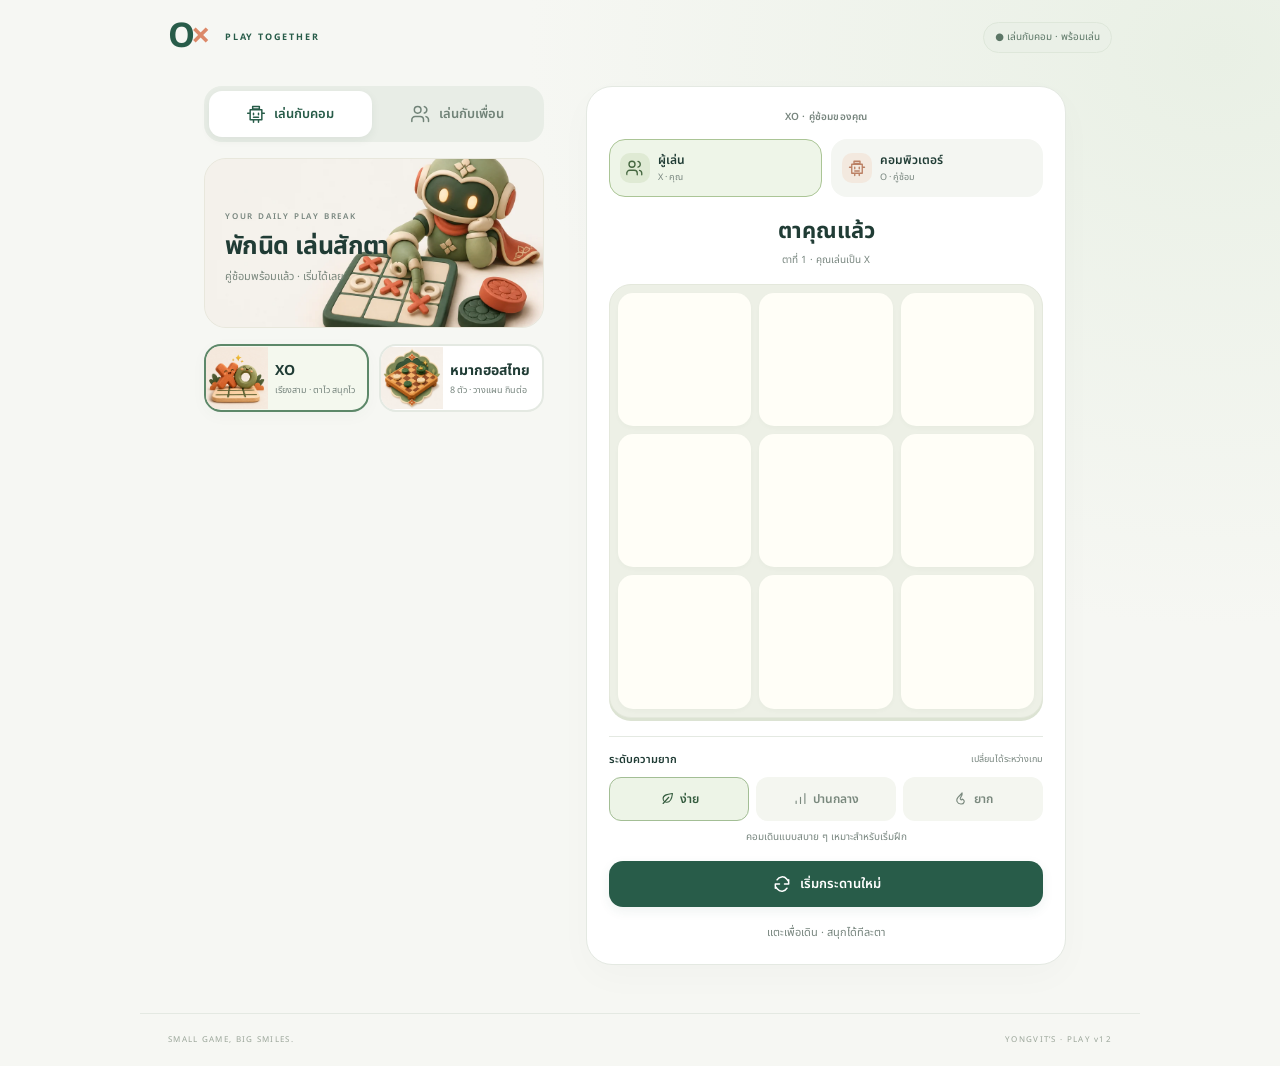
<file: docs/index.html>
<!doctype html>
<html lang="th">
<head>
<meta charset="utf-8">
<meta name="viewport" content="width=device-width,initial-scale=1,viewport-fit=cover">
<meta name="theme-color" content="#f6f7f3">
<meta name="apple-mobile-web-app-title" content="XO Play"><link rel="icon" href="./assets/favicon.svg" type="image/svg+xml"><link rel="apple-touch-icon" sizes="180x180" href="./assets/icon-180.png"><link rel="icon" sizes="192x192" href="./assets/icon-192.png"><title>เล่นด้วยกัน — XO & หมากฮอสไทย</title>
<link rel="stylesheet" href="./style.css?v=12">
<script defer src="./rules.js?v=4">
</script>
<script defer src="./icons.js?v=11">
</script>
<script defer src="./ai.js?v=8">
</script>
<script defer src="./motion.js?v=7">
</script>
<script defer src="./online.js?v=9">
</script>
<script defer src="./app.js?v=11">
</script>
</head>
<body>
<header>
<a aria-label="หน้าแรก" class="logo" href="./">O<span>×</span>
<small>PLAY TOGETHER</small>
</a>
<span id="connection" class="connection">พร้อมเล่นกับคอม</span>
</header>
<main>
<section class="intro hero">
<div class="hero-copy">
<div class="eyebrow">YOUR LITTLE PLAYGROUND</div>
<h1>พักสักตา<span>.<br>
</span>มาเล่นกัน!</h1>
<p>เกมเล็ก ๆ ที่ทำให้เวลาของเราสนุกขึ้น<br>เลือกเกมที่ชอบ แล้วชวนเพื่อนเข้าห้องได้เลย</p>
<div class="hero-pills">
<span id="hero-friends">
</span>
<span id="hero-mobile">
</span>
</div>
</div>
<div class="hero-art">
<img src="./assets/arcade-hero.webp" width="1536" height="1024" alt="โลกเกมกระดานโทนอุ่น มีตัว XO และหมากฮอสไทย" fetchpriority="high" decoding="async">
<span class="art-label">A LITTLE GAME. A GOOD TIME.</span>
</div>
</section>
<div class="play-mode" role="group" aria-label="เลือกโหมด">
<button id="mode-solo" aria-pressed="true">เล่นกับคอม</button>
<button id="mode-friends" aria-pressed="false">เล่นกับเพื่อน</button>
</div>
<section class="solo-welcome" aria-label="เล่นกับคอม">
<img src="./assets/computer-companion.webp" width="1536" height="1024" alt="หุ่นยนต์คู่ซ้อมกับกระดาน XO และหมากฮอส">
<div class="welcome-copy">
<span class="eyebrow">YOUR DAILY PLAY BREAK</span>
<h1>พักนิด เล่นสักตา</h1>
<p>คู่ซ้อมพร้อมแล้ว · เริ่มได้เลย</p>
</div>
</section>
<div id="catalog">
<div class="choose-heading">
<span class="eyebrow">WHAT SHALL WE PLAY?</span>
<h2>วันนี้เล่นอะไรดี?</h2>
</div>
<div class="game-picker" role="group" aria-label="เลือกเกม">
<button id="pick-xo" class="game-option selected" aria-pressed="true">
<span class="card-art">
<img src="./assets/xo-card.webp" width="1254" height="1254" alt="" decoding="async">
</span>
<span class="card-copy">
<b>XO</b>
<small>เรียงสาม · ตาไว สนุกไว</small>
</span>
<span class="game-choice-mark" aria-hidden="true">
</span>
</button>
<button id="pick-checkers" class="game-option" aria-pressed="false">
<span class="card-art">
<img src="./assets/thai-checkers-card.webp" width="1254" height="1254" alt="" decoding="async">
</span>
<span class="card-copy">
<b>หมากฮอสไทย</b>
<small>8 ตัว · วางแผน กินต่อ</small>
</span>
<span class="game-choice-mark" aria-hidden="true">
</span>
</button>
</div>
</div>

<section id="lobby">
<div class="identity">
<span class="step-tag">01 · YOUR NAME</span>
<label for="name">วันนี้ให้เพื่อนเรียกคุณว่าอะไร?</label>
<input id="name" maxlength="24" autocomplete="nickname" placeholder="ใส่ชื่อของคุณ">
<span class="online">● เล่นพร้อมกันได้ 2 คนต่อห้อง</span>
</div>
<div class="section-title">
<div>
<span class="eyebrow">PICK YOUR ROOM</span>
<h2 id="lobby-title">ห้อง XO</h2>
</div>
<button id="refresh" class="text">↻ อัปเดต</button>
</div>
<div id="rooms" class="room-grid">
</div>
<p class="note">ชื่อผู้เล่นจะแสดงในห้อง A · B · C · อัปเดตทุก 2 วินาที<br>เปิดหน้าเกมค้างไว้ · ผู้ที่หลุดจะหายจากห้องภายใน 45 วินาที</p>
</section>
<section id="game" class="panel" hidden>
<div class="game-banner">
<img id="game-banner-art" src="./assets/xo-card.webp" alt="" width="1254" height="1254">
<div>
<span class="eyebrow">LET’S PLAY TOGETHER</span>
<strong id="game-banner-name">XO</strong>
</div>
</div>
<div class="panel-top">
<span id="roomTitle" class="tag">
</span>
<button id="leave" class="text">ออกจากห้อง ↗</button>
</div>
<div id="players" class="players">
</div>
<h2 id="status" aria-live="polite">
</h2>
<p id="round" class="note">
</p>
<p id="move-hint" class="move-hint" aria-live="polite">
</p>
<div id="board" class="board" aria-label="กระดาน XO">
</div>
<section class="difficulty-panel" aria-label="ความยากของคอม">
<div class="difficulty-heading">
<span>ระดับความยาก</span>
<small>เปลี่ยนได้ระหว่างเกม</small>
</div>
<div class="difficulty-options" role="group" aria-label="เลือกระดับความยาก">
<button id="level-easy" aria-pressed="true">ง่าย</button>
<button id="level-medium" aria-pressed="false">ปานกลาง</button>
<button id="level-hard" aria-pressed="false">ยาก</button>
</div>
<p id="level-hint">คอมเดินแบบสบาย ๆ เหมาะสำหรับเริ่มฝึก</p>
</section>
<button id="rematch" class="primary" hidden>เล่นอีกตา ↻</button>
<button id="share" class="secondary">ส่งลิงก์ชวนเพื่อน ↗</button>
<div id="checkers-actions" class="checkers-actions" hidden>
<button id="draw" class="text">เสนอเสมอ</button>
<button id="resign" class="text danger">ยอมแพ้</button>
</div>
<div id="draw-response" class="draw-response" hidden>
<span>เพื่อนขอเสมอ ยอมรับไหม?</span>
<button id="accept-draw" class="secondary">ยอมรับ</button>
<button id="decline-draw" class="text">เล่นต่อ</button>
</div>
<details id="checkers-rules" class="rules" hidden>
<summary>วิธีเล่นหมากฮอสไทย</summary>
<p>ฝ่ายละ 8 ตัว เล่นบนช่องเข้ม แตะหมากแล้วแตะช่องที่มีจุดเพื่อเดิน ฝ่ายดำเริ่มตาแรก และสลับผู้เริ่มในเกมถัดไป</p>
<ul>
<li>เบี้ยเดินและกินทแยงไปข้างหน้าเท่านั้น</li>
<li>ถ้ามีกินต้องกิน เลือกทางใดก็ได้ ไม่บังคับกินมากที่สุด และต้องกินต่อด้วยตัวเดิมจนหมดทาง</li>
<li>ถึงแถวสุดท้ายจะเข้าฮอสและจบตา ฮอสเดินทแยงไกลได้ทั้ง 4 ทิศ เวลากินต้องลงช่องถัดหลังตัวที่กินทันที</li>
<li>หมดตัวหรือเดินไม่ได้คือแพ้ เสมอได้เมื่อทั้งสองฝ่ายยอมรับ</li>
</ul>
<p>โหมดเล่นกับเพื่อน ไม่มีจับเวลาและไม่นับ 16 ตาอัตโนมัติ</p>
<a href="https://thaisports.org/ประวัติหมากฮอส/" target="_blank" rel="noopener">อ้างอิงสมาคมกีฬากีฬาไทยฯ ↗</a>
</details>
<p class="note game-footnote">แตะเพื่อเดิน · สนุกได้ทีละตา</p>
</section>
</main>
<footer>
<span>SMALL GAME, BIG SMILES.</span>
<span>YONGVIT’S · PLAY v12</span>
</footer>
<div id="toast" role="status" hidden>
</div>
</body>
</html>
</file>
<file: docs/style.css>
@import url('https://fonts.googleapis.com/css2?family=Noto+Sans+Thai:wght@400;500;600;700&display=swap');
:root{font-family:'Noto Sans Thai',system-ui,sans-serif;color:#203c35;background:#f6f7f3;--ink:#203c35;--green:#285c49;--muted:#77857e;--line:#e4e9e2;--coral:#dc8868;--surface:#fff;--radius:24px;-webkit-tap-highlight-color:transparent;font-synthesis:none}*{box-sizing:border-box}body{margin:0;background:radial-gradient(ellipse at 95% 5%,#e9f0e5,transparent 40%)}button,input{font:inherit}button{cursor:pointer;border:0;touch-action:manipulation}button:disabled{cursor:default}button:focus-visible,a:focus-visible,input:focus-visible{outline:3px solid #d78d62;outline-offset:3px}button{transition:background .18s,box-shadow .18s,transform .18s}button:not(:disabled):active{transform:scale(.97)}[hidden]{display:none!important}.ui-icon{width:20px;height:20px;display:inline-block;vertical-align:middle;flex:none;pointer-events:none}header,footer{max-width:1000px;margin:auto;display:flex;align-items:center;justify-content:space-between;gap:12px;padding:20px 28px}.logo{display:flex;align-items:center;color:var(--green);font-size:34px;line-height:1;font-weight:700;letter-spacing:-4px;text-decoration:none}.logo span{color:var(--coral)}.logo small{font-size:9px;letter-spacing:1.8px;margin-left:19px}.connection{font-size:10px;color:#5c7666;background:#eaf0e7;border:1px solid #dee7da;border-radius:24px;padding:7px 11px;text-align:right;max-width:220px;line-height:1.5}main{max-width:940px;margin:12px auto 48px;padding:0 24px}.eyebrow,.step-tag{font-size:9px;letter-spacing:1.8px;color:var(--muted);font-weight:600}h1,h2,h3,p{margin-top:0}h2{font-size:23px;line-height:1.4;margin-bottom:8px}.note{font-size:11px;line-height:1.8;color:var(--muted);text-align:center;margin:16px 0 0}.text,.primary,.secondary,.room-join{display:inline-flex;align-items:center;justify-content:center;gap:8px;min-height:44px;border-radius:14px;font-weight:600}.text{padding:10px 12px;color:#647d70;background:transparent;font-size:12px}.text .ui-icon{width:18px;height:18px}.primary,.room-join{background:var(--green);color:white;box-shadow:0 4px 12px #285c4914}.primary,.secondary{width:100%;padding:13px 16px;font-size:13px}.primary{margin-top:16px}.secondary{background:#edf2eb;color:var(--green);margin-top:12px}.danger{color:#b86b57}.primary:hover,.room-join:not(:disabled):hover{background:#214e3e}.hero{display:grid;grid-template-columns:1fr 1fr;border:1px solid var(--line);background:#fffdf6;border-radius:28px;overflow:hidden;margin-bottom:24px}.hero-copy{padding:32px}.hero h1{font-size:45px;line-height:1.25;letter-spacing:-2px;margin:12px 0}.hero h1 span{color:var(--coral)}.hero p{font-size:12px;color:var(--muted);line-height:1.8}.hero-art{position:relative;background:#f8efdc;display:flex;align-items:center}.hero-art>img{width:100%;display:block}.art-label{position:absolute;right:15px;bottom:12px;font-size:7px;letter-spacing:1px;color:#7c836e}.hero-pills{display:flex;gap:8px}.hero-pills>span{display:inline-flex;align-items:center;gap:5px;border-radius:20px;padding:6px 9px;font-size:9px;background:#eef2e7;color:#5e7965}.hero-pills .ui-icon{width:14px;height:14px}.play-mode{max-width:480px;margin:0 auto 20px;padding:5px;display:flex;gap:5px;background:#e8ede6;border-radius:18px}.play-mode button{flex:1;display:flex;align-items:center;justify-content:center;gap:8px;border-radius:13px;min-height:46px;background:transparent;color:#718378;font-size:13px;font-weight:600}.play-mode button[aria-pressed=true]{background:white;color:var(--green);box-shadow:0 3px 10px #243d3010}.play-mode .ui-icon{width:20px;height:20px}.solo-welcome{display:none;max-width:480px;min-height:112px;margin:0 auto 16px;border-radius:22px;overflow:hidden;position:relative;background:#f2f1e8;border:1px solid #e8e7dc}.solo-mode .solo-welcome{display:flex;align-items:center}.solo-welcome .welcome-copy{position:relative;z-index:1;padding:18px 20px;width:62%}.solo-welcome h1{font-size:23px;letter-spacing:-.6px;margin:3px 0 4px;line-height:1.4}.solo-welcome p{font-size:11px;color:#7b887e;margin:0}.solo-welcome img{position:absolute;right:0;top:0;width:100%;height:100%;object-fit:cover;object-position:75% 50%}.solo-welcome .eyebrow{font-size:8px}.choose-heading{text-align:center;margin:22px 0 16px}.choose-heading h2{margin:6px 0}.game-picker{max-width:640px;margin:0 auto 22px;display:grid;grid-template-columns:1fr 1fr;gap:14px}.game-option{position:relative;display:flex;flex-direction:column;align-items:stretch;padding:0;text-align:left;background:white;border:2px solid var(--line);border-radius:22px;overflow:hidden;color:var(--ink)}.game-option.selected{border-color:#5d8869;background:#f4f8ee;box-shadow:0 4px 16px #285c4908}.card-art{display:block;aspect-ratio:1.65;background:#f8f2e6;overflow:hidden}.card-art img{width:100%;height:100%;object-fit:cover;display:block}.card-copy{padding:14px 18px;display:block}.card-copy b,.card-copy small{display:block}.card-copy b{font-size:18px}.card-copy small{font-size:10px;color:var(--muted);margin-top:4px}.game-choice-mark{position:absolute;right:10px;top:10px;display:grid;place-items:center;width:25px;height:25px;border-radius:50%;background:#ffffffbb;border:1px solid #dce6d7;color:white}.game-choice-mark .ui-icon{width:16px;height:16px;opacity:0}.selected .game-choice-mark{background:#4b745a;border-color:#4b745a}.selected .game-choice-mark .ui-icon{opacity:1}.solo-mode .choose-heading{display:none}.solo-mode .game-picker{max-width:480px;gap:10px;margin-bottom:12px}.solo-mode .game-option{flex-direction:row;align-items:center;border-radius:17px;min-height:68px;gap:7px}.solo-mode .card-art{width:62px;height:62px;aspect-ratio:1;flex:none;background:transparent}.solo-mode .card-art img{object-fit:contain}.solo-mode .card-copy{padding:8px 8px 8px 0}.solo-mode .card-copy b{font-size:14px}.solo-mode .card-copy small{font-size:9px;margin-top:2px}.solo-mode .game-choice-mark{display:none}.difficulty-panel{display:none;max-width:480px;margin:0 auto 16px;padding:14px 16px;background:#fff;border:1px solid var(--line);border-radius:20px}.solo-mode .difficulty-panel{display:block}.difficulty-heading{display:flex;justify-content:space-between;align-items:center;font-size:11px;font-weight:600;margin-bottom:9px}.difficulty-heading small{font-size:9px;font-weight:400;color:var(--muted)}.difficulty-options{display:grid;grid-template-columns:repeat(3,1fr);gap:7px}.difficulty-options button{min-height:40px;display:flex;align-items:center;justify-content:center;gap:5px;border:1px solid transparent;background:#f4f6f0;color:#7a897e;border-radius:12px;font-size:12px;font-weight:600}.difficulty-options .ui-icon{width:15px;height:15px}.difficulty-options button[aria-pressed=true]{background:#edf4e7;border-color:#a3be95;color:#355c3f}.difficulty-options #level-hard[aria-pressed=true]{background:#fcf0e8;border-color:#e3b59b;color:#a05f42}.difficulty-panel p{font-size:10px;color:var(--muted);text-align:center;margin:8px 0 0}.panel{max-width:480px;background:white;border:1px solid var(--line);border-radius:26px;padding:22px;margin:auto;box-shadow:0 12px 36px #203c3506}.game-banner{display:flex;align-items:center;gap:12px;padding:12px 22px;margin:-22px -22px 14px;background:#f5f3e9;border-bottom:1px solid #eae8dd;border-radius:26px 26px 0 0}.game-banner img{width:54px;height:54px;object-fit:contain}.game-banner strong{display:block;font-size:18px;margin-top:3px}.game-banner .eyebrow{font-size:8px}.solo-mode .game-banner{display:none}.panel-top{display:flex;align-items:center;justify-content:space-between;gap:10px}.tag{font-size:12px;font-weight:600;letter-spacing:.2px}.solo-mode .panel-top{justify-content:center}.solo-mode .tag{font-size:10px;color:var(--muted)}.players{display:flex;gap:9px;margin-top:14px}.player{flex:1;min-width:0;padding:11px 10px;display:flex;align-items:center;gap:8px;border-radius:16px;background:#f4f6f2;border:1px solid transparent;font-size:11px;line-height:1.6;transition:background .2s,border-color .2s}.player.active{background:#eef5e8;border-color:#abc596}.player>.ui-icon{width:30px;height:30px;padding:6px;border-radius:10px;background:#e5ebe1;color:#66815e}.player.active>.ui-icon{background:#dfead4;color:#456740}.player span{overflow-wrap:anywhere}.player strong{display:block;font-weight:600;font-size:12px}.player small{display:block;color:var(--muted);font-size:9px}.player:last-child>.ui-icon{color:#bb8064;background:#f3e9df}#status{text-align:center;font-size:22px;margin:18px 0 3px;line-height:1.5}#round{font-size:10px;margin:0 0 15px}.move-hint{text-align:center;color:#8a8064;font-size:11px;min-height:17px;line-height:1.65;margin:8px 0 12px}.move-hint:empty{display:none}.board{display:grid;grid-template-columns:repeat(3,1fr);gap:8px}.board:not(.checkers){padding:8px;border-radius:22px;background:#edf0e6;border:1px solid #e4e8dc;box-shadow:0 3px 0 #dce3d3}.cell{aspect-ratio:1;border-radius:15px;background:#fffef7;color:#3c6a54;font:600 clamp(40px,12vw,66px)/1 Arial;box-shadow:0 2px 4px #36533408;padding:0}.cell.x{color:var(--coral)}.cell.win{background:#deedcf}.xo-mark{display:inline-block;pointer-events:none;line-height:1;will-change:transform,opacity}.board.checkers{grid-template-columns:repeat(8,1fr);gap:0;border:6px solid #536b51;border-radius:14px;background:#ece9dd;overflow:hidden;box-shadow:0 3px 0 #3b503c}.square{aspect-ratio:1;position:relative;display:grid;place-items:center;padding:0;border-radius:0;background:#eee9db;isolation:isolate;transition:background-color .2s,box-shadow .2s}.square.dark{background:#91a381}.square:disabled{opacity:1}.square.last{box-shadow:inset 0 0 0 3px #ecd09088}.square.selected{background:#dfb77c}.square.can-move:after{content:'';position:absolute;width:25%;height:25%;border-radius:50%;background:#294f38;box-shadow:0 0 0 4px #fff4}.piece{width:78%;height:78%;border-radius:50%;display:grid;place-items:center;box-shadow:0 3px 0 #14231988,0 4px 5px #0002,inset 0 0 0 3px #fff2;font-size:clamp(16px,5vw,28px);line-height:1;pointer-events:none;backface-visibility:hidden}.piece.black{background:radial-gradient(circle at 35% 25%,#58695b,#263c32 70%);border:1px solid #213c2c;color:#f1ce84}.piece.white{background:radial-gradient(circle at 35% 25%,#fffbeb,#dbd0b1 80%);border:1px solid #f5edce;color:#89632a}.piece.king{box-shadow:0 3px 0 #14231988,inset 0 0 0 2px #c6a25c,inset 0 0 0 5px #fff3}.square.must-capture .piece{outline:2px solid #f7d69a;outline-offset:1px}.square.in-motion{z-index:8}.in-motion .piece{position:relative;z-index:9;will-change:transform}.capture-ghost{position:absolute;left:11%;top:11%;z-index:3;pointer-events:none;will-change:transform,opacity}.board[aria-busy=true]{cursor:wait}.checkers-actions{display:flex;justify-content:center;gap:20px;margin-top:12px}.draw-response{margin-top:15px;background:#f0f4e9;border-radius:16px;padding:16px;text-align:center;font-size:12px}.rules{font-size:11px;color:var(--muted);line-height:1.9;border-top:1px solid var(--line);margin-top:20px;padding-top:14px}.rules summary{min-height:40px;display:flex;align-items:center;gap:7px;cursor:pointer;color:#4c6b57;font-weight:600}.rules .ui-icon{width:17px;height:17px}.rules ul{padding-left:18px}.rules a{color:var(--green)}.identity{max-width:480px;margin:26px auto 24px;padding:20px;background:white;border:1px solid var(--line);border-radius:22px}.step-tag{display:block;margin-bottom:8px;font-size:8px}label{display:block;font-size:13px;font-weight:600;margin-bottom:10px}input{width:100%;font-size:16px;min-height:50px;padding:12px 15px;border-radius:14px;border:1px solid #dce4d7;background:#fafbf7;color:var(--ink)}.online{display:flex;justify-content:center;align-items:center;gap:6px;font-size:10px;color:var(--muted);margin-top:12px}.online .ui-icon{width:15px;height:15px}.section-title{display:flex;align-items:center;justify-content:space-between;margin:24px 0 14px}.section-title h2{margin:4px 0 0}.section-title .text{background:white;border:1px solid var(--line)}.room-grid{display:grid;grid-template-columns:repeat(3,1fr);gap:14px}.room-card{background:white;border:1px solid var(--line);border-radius:22px;padding:20px;position:relative}.room-card.waiting{border-color:#b9ccaa;background:#fcfdf8}.room-card.full{background:#f0f2ed}.room-top{display:flex;justify-content:space-between;align-items:center;gap:8px}.room-letter{display:grid;place-items:center;width:52px;height:52px;border-radius:17px;font-size:30px;font-weight:600;color:#597750;background:#edf3e5;line-height:1}.room-card:nth-child(2) .room-letter{color:#b57658;background:#f8eade}.room-card:nth-child(3) .room-letter{color:#8b7b9f;background:#eee9f4}.badge{font-size:9px;border-radius:20px;padding:5px 8px;background:#f0f3ec;color:#7c8b71;white-space:nowrap}.waiting .badge{background:#e7f1d9;color:#6c844f}.full .badge{background:#e2e6de;color:#929b89}.room-card h3{font-size:16px;margin:16px 0 5px}.room-detail{font-size:11px;color:var(--muted);min-height:38px;overflow-wrap:anywhere}.roster-name{display:block;font-size:11px;color:#4f7054;line-height:1.8}.roster-name:before{content:'';display:inline-block;width:5px;height:5px;border-radius:50%;background:#84a66b;margin-right:5px;vertical-align:middle}.slots{display:flex;gap:6px;margin:12px 0}.slot{width:27px;height:27px;border:1px dashed #c8d4c0;border-radius:50%;display:grid;place-items:center;font-size:11px;color:#a4b297}.slot.occupied{background:#5a7c5e;color:white;border:0}.room-join{width:100%;padding:11px;font-size:12px}.waiting .room-join{background:#cf8664}.room-join:disabled{background:#e2e7dd;color:#97a38d;box-shadow:none}footer{font-size:8px;letter-spacing:1.3px;color:#9ba69a;border-top:1px solid var(--line)}#toast{position:fixed;bottom:max(24px,env(safe-area-inset-bottom));left:50%;transform:translateX(-50%);width:max-content;max-width:90vw;background:#294e3f;color:white;box-shadow:0 8px 32px #203c3520;padding:14px 20px;border-radius:16px;font-size:12px;line-height:1.7;z-index:20}
@media(min-width:760px){.solo-mode main{display:grid;grid-template-columns:340px 1fr;gap:16px 32px;align-items:start;max-width:920px}.solo-mode .play-mode{grid-column:1;grid-row:1;width:100%;margin:0}.solo-mode .solo-welcome{grid-column:1;grid-row:2;width:100%;min-height:170px;margin:0}.solo-mode #catalog{grid-column:1;grid-row:3}.solo-mode .game-picker{margin:0}.solo-mode .difficulty-panel{grid-column:1;grid-row:4;width:100%;margin:0}.solo-mode .panel{grid-column:2;grid-row:1/6;width:100%}.solo-mode .solo-welcome h1{font-size:25px}.solo-mode .solo-welcome .welcome-copy{width:64%}.solo-mode .solo-welcome img{object-position:66% 50%}}
@media(max-width:620px){header{padding:15px 18px 12px;padding-top:max(15px,env(safe-area-inset-top))}.logo{font-size:32px}.logo small{display:none}.connection{font-size:9px;max-width:200px;padding:6px 9px}main{padding:0 14px;margin:7px auto 32px}.play-mode{margin-bottom:14px;border-radius:16px;padding:4px}.play-mode button{min-height:44px;font-size:12px;border-radius:12px}.solo-welcome{min-height:98px;border-radius:20px;margin-bottom:12px}.solo-welcome .welcome-copy{padding:14px 16px}.solo-welcome h1{font-size:21px}.solo-welcome p{font-size:10px}.solo-welcome .eyebrow{font-size:7px}.hero{grid-template-columns:1fr 1fr;margin-bottom:18px;border-radius:22px}.hero-copy{padding:18px 0 18px 18px;z-index:1}.hero h1{font-size:29px;letter-spacing:-1px;margin:9px 0}.hero p{font-size:10px;margin-bottom:0}.hero p br{display:none}.hero .eyebrow{font-size:7px}.hero-pills{display:none}.hero-art>img{height:100%;object-fit:cover}.art-label{display:none}.choose-heading{margin:18px 0 12px}.choose-heading h2{font-size:21px}.game-picker{gap:10px;margin-bottom:18px}.card-art{aspect-ratio:1.3}.card-copy{padding:11px 12px}.card-copy b{font-size:15px}.card-copy small{font-size:9px}.game-choice-mark{width:23px;height:23px;top:8px;right:8px}.solo-mode .game-picker{gap:9px;margin-bottom:10px}.solo-mode .game-option{min-height:60px;border-radius:15px;gap:5px}.solo-mode .card-art{width:48px;height:54px}.solo-mode .card-copy b{font-size:13px}.solo-mode .card-copy small{font-size:8px}.difficulty-panel{padding:12px 13px;border-radius:18px;margin-bottom:12px}.difficulty-heading{margin-bottom:7px;font-size:10px}.difficulty-heading small{font-size:8px}.difficulty-options button{min-height:40px;font-size:11px}.difficulty-panel p{font-size:9px;margin-top:7px}.panel{padding:16px;border-radius:23px}.game-banner{margin:-16px -16px 12px;padding:9px 16px;border-radius:23px 23px 0 0;gap:10px}.game-banner img{width:45px;height:45px}.game-banner strong{font-size:16px}.game-banner .eyebrow{font-size:7px}.players{margin-top:11px;gap:8px}.player{padding:9px 8px;border-radius:14px;gap:6px}.player>.ui-icon{width:28px;height:28px;padding:6px;border-radius:9px}.player strong{font-size:11px}.player small{font-size:8px}#status{font-size:21px;margin-top:15px}#round{margin-bottom:13px;font-size:9px}.board:not(.checkers){gap:6px;padding:6px;border-radius:19px}.cell{border-radius:13px}.board.checkers{border-width:4px}.panel:has(.checkers){padding:12px}.panel:has(.checkers) .game-banner{margin:-12px -12px 12px;padding:9px 12px}.tag{font-size:11px}.panel-top .text{font-size:10px;padding:8px;gap:5px}.panel-top .text .ui-icon{width:16px;height:16px}.room-grid{grid-template-columns:1fr;gap:10px}.room-card{display:grid;grid-template-columns:66px 1fr auto;column-gap:12px;padding:15px;border-radius:19px;align-items:center}.room-top{grid-column:1;grid-row:1/4;flex-direction:column;gap:7px}.room-letter{width:50px;height:50px;border-radius:15px;font-size:29px}.badge{font-size:8px;padding:4px 6px}.room-card h3{grid-column:2;grid-row:1;margin:0 0 4px;font-size:15px}.room-detail{grid-column:2;grid-row:2;min-height:0;font-size:10px}.slots{grid-column:2;grid-row:3;margin:8px 0 0}.slot{width:23px;height:23px;font-size:9px}.room-join{grid-column:3;grid-row:1/4;width:auto;min-height:46px;padding:10px 12px;font-size:11px;max-width:104px}.room-join .ui-icon{width:17px;height:17px}.roster-name{font-size:10px}.identity{margin:20px auto;padding:17px;border-radius:20px}.section-title{margin-top:20px}.section-title h2{font-size:22px}.note{font-size:10px}.move-hint{font-size:10px;line-height:1.7}.primary,.secondary{min-height:46px;font-size:12px}.rules{font-size:10px}footer{padding:18px 18px calc(18px + env(safe-area-inset-bottom));font-size:7px;letter-spacing:.7px}}
@media(max-width:360px){main{padding:0 10px}.panel{padding:12px}.solo-welcome h1{font-size:19px}.solo-welcome .welcome-copy{padding-left:13px;width:65%}.solo-mode .card-art{width:40px}.solo-mode .card-copy b{font-size:12px}.solo-mode .card-copy small{font-size:7px}.room-card{grid-template-columns:54px 1fr auto;gap:9px;padding:12px}.room-join{max-width:88px;font-size:10px;padding:9px}.room-join .ui-icon{display:none}.player strong{font-size:10px}.player>.ui-icon{width:24px;height:24px;padding:5px}.difficulty-options .ui-icon{width:13px;height:13px}.game-banner{margin:-12px -12px 12px}.solo-welcome p{font-size:9px}}
@media(prefers-reduced-motion:reduce){*,*:before,*:after{transition:none!important;animation:none!important}.xo-mark,.in-motion .piece,.capture-ghost{will-change:auto}}

/* Put the board before secondary settings on handheld screens. */
.solo-welcome img{object-position:75% 22%}.panel .difficulty-panel{margin:18px 0 0;padding:14px 0 0;border:0;border-top:1px solid var(--line);border-radius:0;background:transparent}.solo-mode .panel .difficulty-panel{width:100%}

.in-match:not(.solo-mode) #catalog{display:none}.difficulty-options button{min-height:44px}.rules summary:after{content:"⌄";margin-left:auto;font-size:18px}.rules[open] summary:after{transform:rotate(180deg)}

/* Preserve intrinsic artwork ratios, including Safari with HTML width/height attributes. */
.hero{align-items:center}.hero-art{min-width:0;min-height:0;align-self:center;overflow:hidden}.hero-art>img{display:block;width:100%;height:auto;max-height:340px;object-fit:contain}.game-banner img{object-fit:contain}.card-art img{object-fit:contain}
@media(max-width:620px){.hero-art>img{width:100%;height:auto;max-height:240px;object-fit:contain}}
</file>
